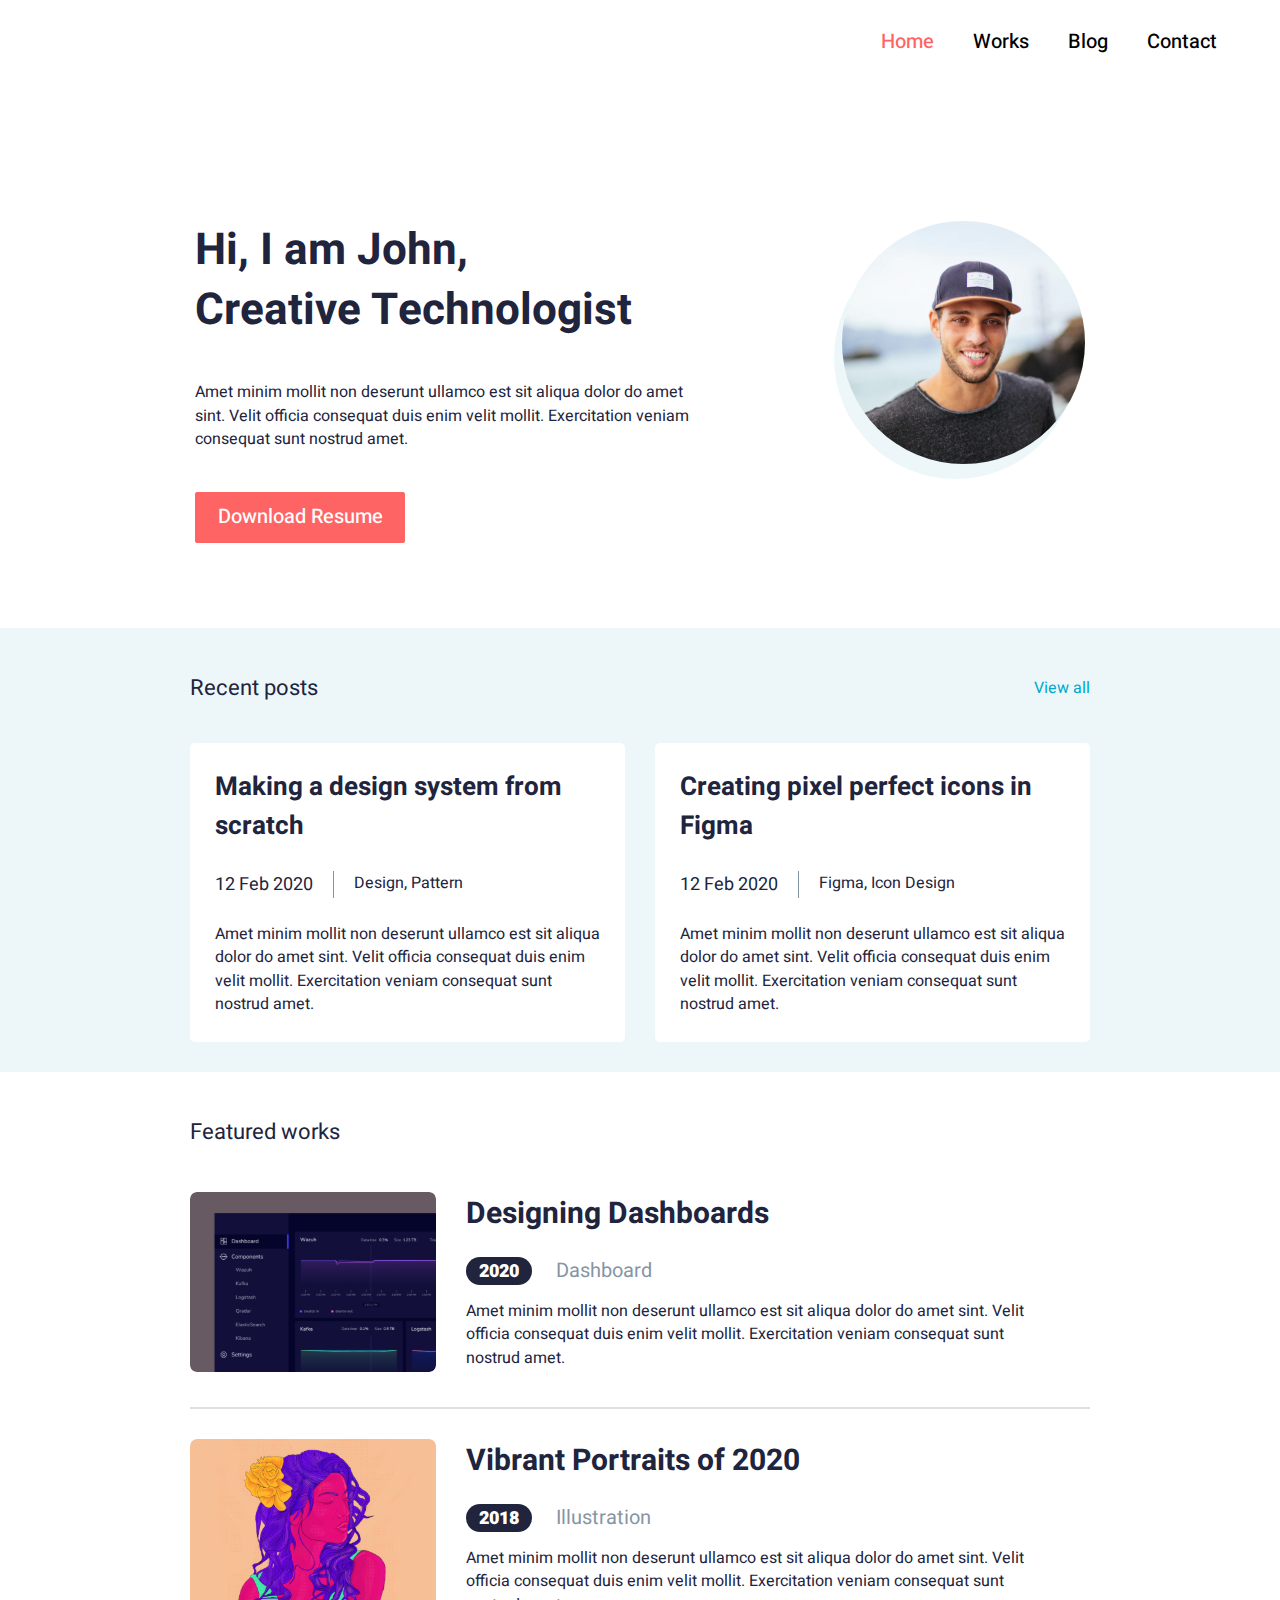
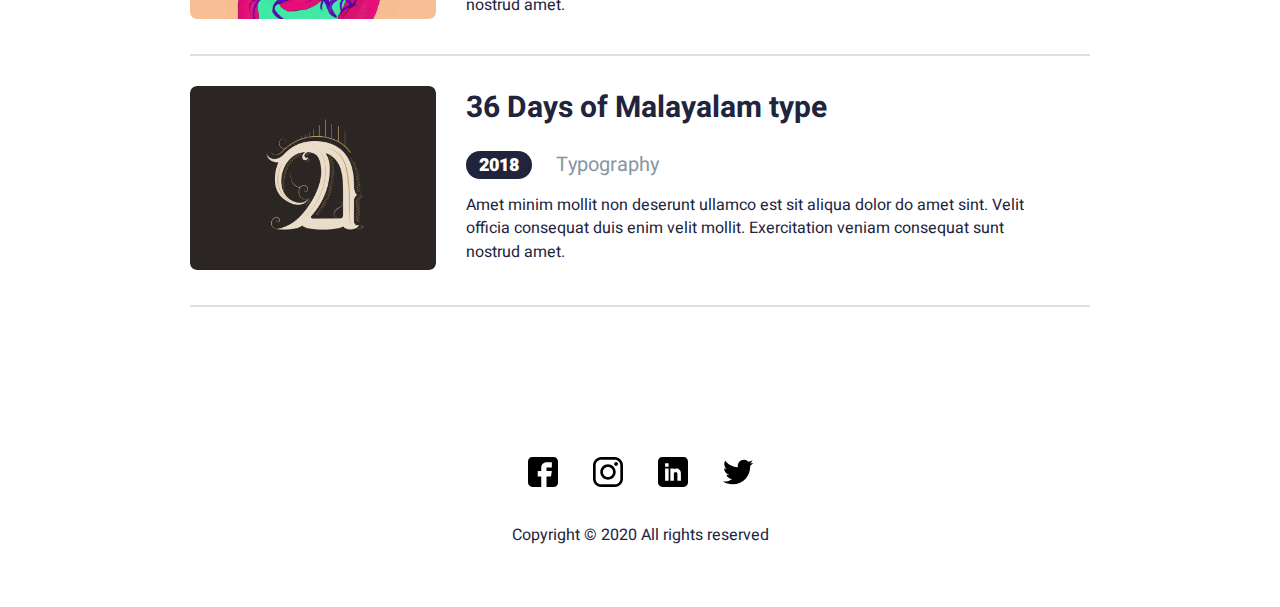
<file: index.html>
<!DOCTYPE html>
<html lang="en">
<head>
    <meta charset="UTF-8">
    <meta http-equiv="X-UA-Compatible" content="IE=edge">
    <meta name="viewport" content="width=device-width, initial-scale=1.0">
    <title>John</title>
    <link href="https://fonts.googleapis.com/css2?family=Heebo:wght@400;500;700&display=swap" rel="stylesheet"> 
    <link rel="stylesheet" href="sass/main.css">
</head>
<body>

    <header class="header">
        <nav class="header__navigation">
            <ul class="header__list">
                <li><a href="./index.html" style="color: #FF6464;">Home</a></li>
                <li><a href="./works.html">Works</a></li>
                <li><a href="./blog.html">Blog</a></li>
                <li><a href="#">Contact</a></li>
            </ul>
        </nav>
    </header>

    <main>
    <!-- Hero block -->

    <section class="hero container">
       
        <div class="hero__wrapper">
            <h1 class="hero__title">Hi, I am John,<br>Creative Technologist</h1>
            <p class="hero__text">Amet minim mollit non deserunt ullamco est sit aliqua dolor do amet sint. Velit officia consequat duis enim velit mollit. Exercitation veniam consequat sunt nostrud amet.</p>
            <botton class="hero__link" data-open-resume>Download Resume</botton>
            
        </div>
        <img src="./img/Ellipse1.svg" alt="John" title="John" width="243" class="hero__img">
          
   
    </section>

    <div class="resume-backgraund is-hidden" data-backgraund>
        <div class="resume">
        <h3 class="resume__title">Download resume?</h3>
        <botton data-closet-resume>Closet</botton>
    </div>
    </div>

     <!-- Recent posts -->

    <section class="post">
        <div class="container">
            <div class="post__wrapper">
                <h2 class="post__title">Recent posts</h2>
                <a href="./blog.html" class="post__link">View all</a>
            </div>

    <div class="post__cards">

        <div class="card">
            <h3 class="card__title">Making a design system from scratch</h3>
            <div class="card__flex">
            <time datetime="2020-02-12" class="card__data">12 Feb 2020</time>
            <span>Design, Pattern</span>
            </div>
            <p class="card__text">Amet minim mollit non deserunt ullamco est sit aliqua dolor do amet sint. Velit officia consequat duis enim velit mollit. Exercitation veniam consequat sunt nostrud amet.</p>
        </div>

        <div class="card">
            <h3 class="card__title">Creating pixel perfect icons in Figma</h3>
            <div class="card__flex">
            <time datetime="2020-02-12" class="card__data">12 Feb 2020</time>
            <span>Figma, Icon Design</span>
            </div>
            <p class="card__text">Amet minim mollit non deserunt ullamco est sit aliqua dolor do amet sint. Velit officia consequat duis enim velit mollit. Exercitation veniam consequat sunt nostrud amet.</p>
        </div>

    </div>
    </div>
    
    </section>

    <!-- Featured works -->

    <section class="works container">
        <h2 class="works__title">Featured works</h2>

        <ul class="works__list">
            <li class="li">
                <div class="works__element">
                <div class="scale"><img src="./img/Rectangle30.svg" alt="Designing Dashboards" title="Designing Dashboards" width="246" class="icon"></div>
                <div class="works__element-container">
                <h3 class="works__element-title">Designing Dashboards</h3>
                <div class="element__wrapper">
                <time datetime="2020" class="works__element-data">2020</time>
                <span class="works__element-name">Dashboard</span>
                </div>
                <p class="works__element-text">Amet minim mollit non deserunt ullamco est sit aliqua dolor do amet sint. Velit officia consequat duis enim velit mollit. Exercitation veniam consequat sunt nostrud amet.</p>
                </div>
                </div>
                <hr class="hr">
            </li>
           
            <li class="">
                <div class="works__element">
                    <div class="scale"><img src="./img/Rectangle32.svg" alt="Vibrant Portraits" title="Vibrant Portraits of 2020" width="246" class="icon"></div>
                    <div class="works__element-container">
                        <h3 class="works__element-title">Vibrant Portraits of 2020</h3>
                            <div class="element__wrapper">
                        <time datetime="2018" class="works__element-data">2018</time>
                        <span class="works__element-name">Illustration</span>
                            </div>
                        <p class="works__element-text">Amet minim mollit non deserunt ullamco est sit aliqua dolor do amet sint. Velit officia consequat duis enim velit mollit. Exercitation veniam consequat sunt nostrud amet.</p>
                    </div>
                </div>
                <hr class="hr">
            </li>
           
            <li class="">
                <div class="works__element">
                <div class="scale"><img src="./img/Rectangle34.svg" alt="36 Days of Malayalam type" title="36 Days of Malayalam type" width="246" class="icon"></div>
                <div class="works__element-container">
                <h3 class="works__element-title">36 Days of Malayalam type</h3>
                <div class="element__wrapper">
                <time datetime="2018" class="works__element-data">2018</time>
                <span class="works__element-name">Typography</span>
                </div>
                <p class="works__element-text">Amet minim mollit non deserunt ullamco est sit aliqua dolor do amet sint. Velit officia consequat duis enim velit mollit. Exercitation veniam consequat sunt nostrud amet.</p>
                </div>
            </div>
                <hr class="hr">
            </li>
           
        </ul>


    </section>

    </main>

    <footer class="footer">
        <nav class="footer__navigation">
            <ul class="footer__navigation-list">

                <li>
                    <a href="" aria-label="F link" class="icon">
                        <svg class="test">
                            <use href="./svg/sprite.svg#icon-Fecebook"></use>
                        </svg>
                    </a>
                </li>
                <li>
                    <a href="" class="icon">
                        <svg class="test">
                            <use href="./svg/sprite.svg#icon-instagram"></use>
                        </svg>
                    </a>
                </li>
                <li>
                    <a href="" class="icon">
                        <svg class="test">
                            <use href="./svg/sprite.svg#icon-Linkedin"></use>
                        </svg>    
                    </a>
                </li>
                <li>
                    <a href="" class="icon">
                        <svg class="test">
                            <use href="./svg/sprite.svg#icon-Twitter"></use>
                        </svg>
                   </a>
                </li>
            </ul>
        </nav>
        <p class="footer__text">Copyright &#169 2020 All rights reserved</p>


    </footer>

    <script src="./js/resume.js"></script>
</body>
</html>
</file>
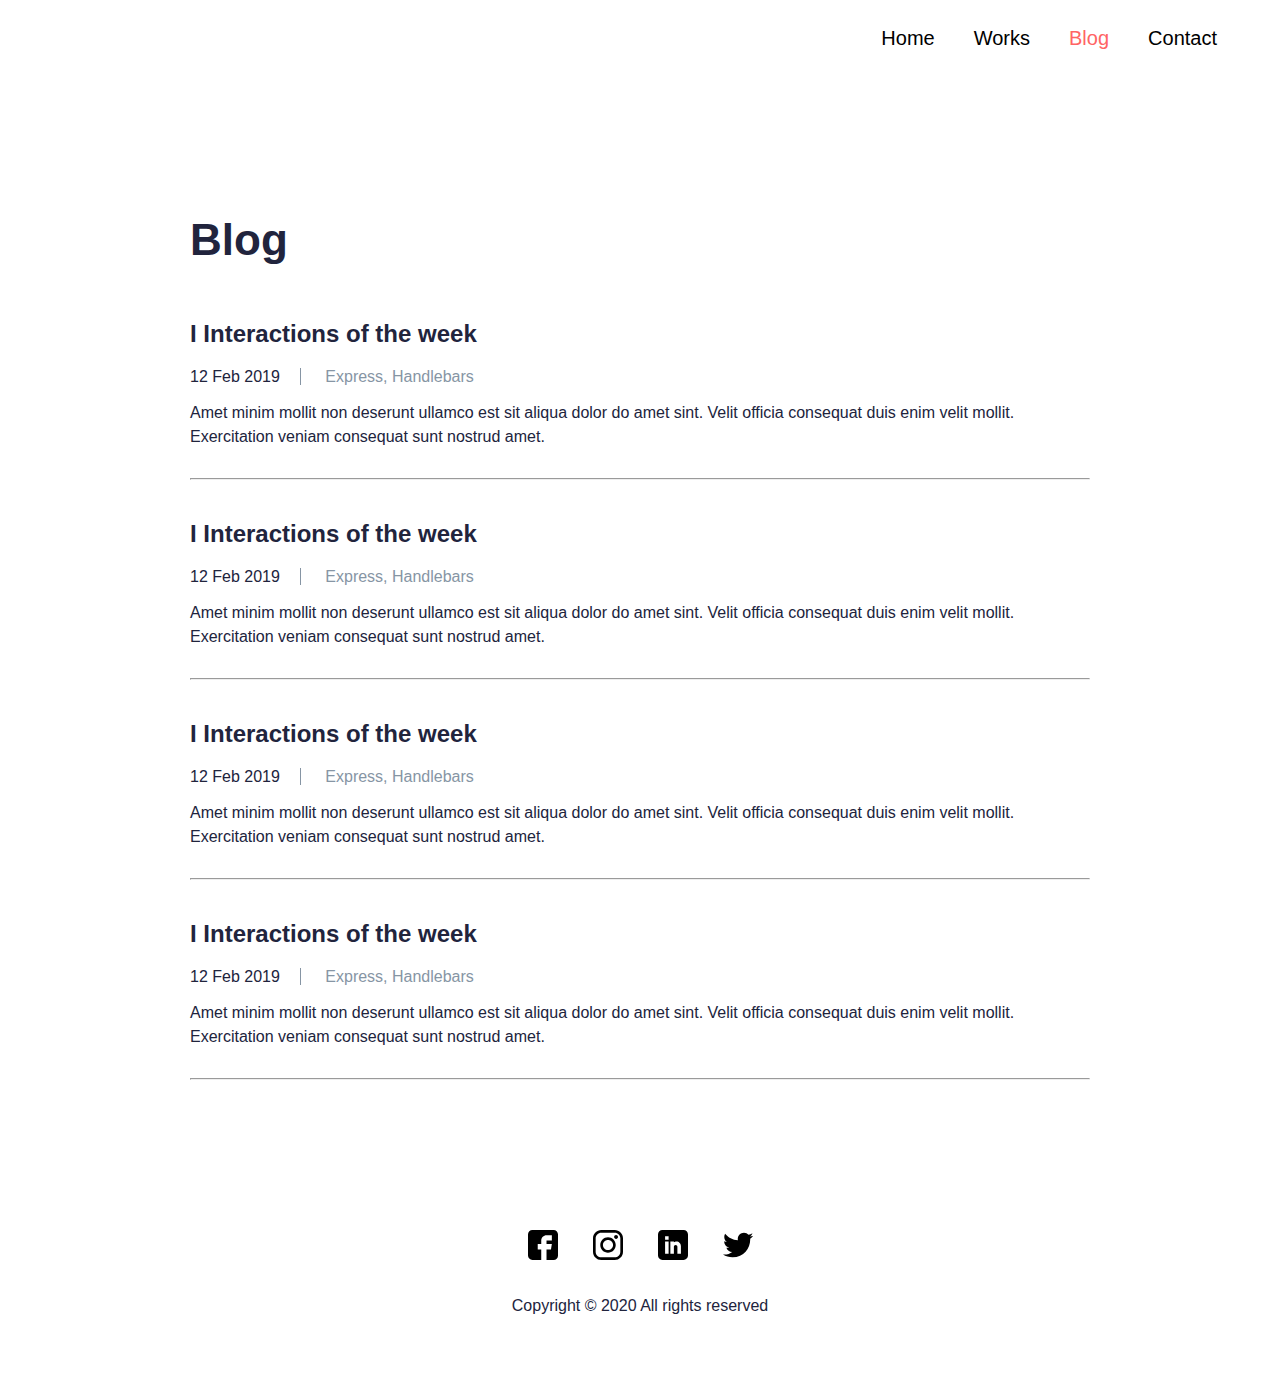
<file: blog.html>
<!DOCTYPE html>
<html lang="en">
<head>
    <meta charset="UTF-8">
    <meta http-equiv="X-UA-Compatible" content="IE=edge">
    <meta name="viewport" content="width=device-width, initial-scale=1.0">
    <title>blog</title>
    <link rel="stylesheet" href="sass/main.css">
</head>
<body>
    <header class="header">
        <nav class="header__navigation">
            <ul class="header__list">
                <li><a href="./index.html">Home</a></li>
                <li><a href="./works.html">Works</a></li>
                <li><a href="" style="color: #FF6464">Blog</a></li>
                <li><a href="">Contact</a></li>
            </ul>
        </nav>
    </header>

<main>
    <section class="blog container">
        <h1 class="blog__title">Blog</h1>

        <ul class="">
            <li class="blog__post">
                <div class="blog__post-container">
                <h2 class="blog__post-title">I Interactions of the week</h2>
                <div class="blog__post-wrapper">
                    <time class="blog__post-time">12 Feb 2019</time>
                    <span class="blog__post-name">Express, Handlebars</span>
                </div>
                <p class="blog__post-text">Amet minim mollit non deserunt ullamco est sit aliqua dolor do amet sint. Velit officia consequat duis enim velit mollit. Exercitation veniam consequat sunt nostrud amet.</p>
                </div>
                <hr>
            </li>
            <li class="blog__post">
                <div class="blog__post-container">
                <h2 class="blog__post-title">I Interactions of the week</h2>
                <div class="blog__post-wrapper">
                    <time class="blog__post-time">12 Feb 2019</time>
                    <span class="blog__post-name">Express, Handlebars</span>
                </div>
                <p class="blog__post-text">Amet minim mollit non deserunt ullamco est sit aliqua dolor do amet sint. Velit officia consequat duis enim velit mollit. Exercitation veniam consequat sunt nostrud amet.</p>
                </div>
                <hr>
            </li>
            <li class="blog__post">
                <div class="blog__post-container">
                <h2 class="blog__post-title">I Interactions of the week</h2>
                <div class="blog__post-wrapper">
                    <time class="blog__post-time">12 Feb 2019</time>
                    <span class="blog__post-name">Express, Handlebars</span>
                </div>
                <p class="blog__post-text">Amet minim mollit non deserunt ullamco est sit aliqua dolor do amet sint. Velit officia consequat duis enim velit mollit. Exercitation veniam consequat sunt nostrud amet.</p>
                </div>
                <hr>
            </li>
            <li class="blog__post">
                <div class="blog__post-container">
                <h2 class="blog__post-title">I Interactions of the week</h2>
                <div class="blog__post-wrapper">
                    <time class="blog__post-time">12 Feb 2019</time>
                    <span class="blog__post-name">Express, Handlebars</span>
                </div>
                <p class="blog__post-text">Amet minim mollit non deserunt ullamco est sit aliqua dolor do amet sint. Velit officia consequat duis enim velit mollit. Exercitation veniam consequat sunt nostrud amet.</p>
                </div>
                <hr>
            </li>
         
               
           
                
        </ul>
    </section>

</main>

    <footer class="footer">
        <nav class="footer__navigation">
            <ul class="footer__navigation-list">
                <li>
                    <a href="" aria-label="F link" class="icon">
                        <svg class="test">
                            <use href="./svg/sprite.svg#icon-Fecebook"></use>
                        </svg>
                    </a>
                </li>
                <li>
                    <a href="" class="icon">
                        <svg class="test">
                            <use href="./svg/sprite.svg#icon-instagram"></use>
                        </svg>
                    </a>
                </li>
                <li>
                    <a href="" class="icon">
                        <svg class="test">
                            <use href="./svg/sprite.svg#icon-Linkedin"></use>
                        </svg>    
                    </a>
                </li>
                <li>
                    <a href="" class="icon">
                        <svg class="test">
                            <use href="./svg/sprite.svg#icon-Twitter"></use>
                        </svg>
                   </a>
                </li>
            </ul>
        </nav>
        <p class="footer__text">Copyright &#169 2020 All rights reserved</p>

    </footer>
    
</body>
</html>
</file>
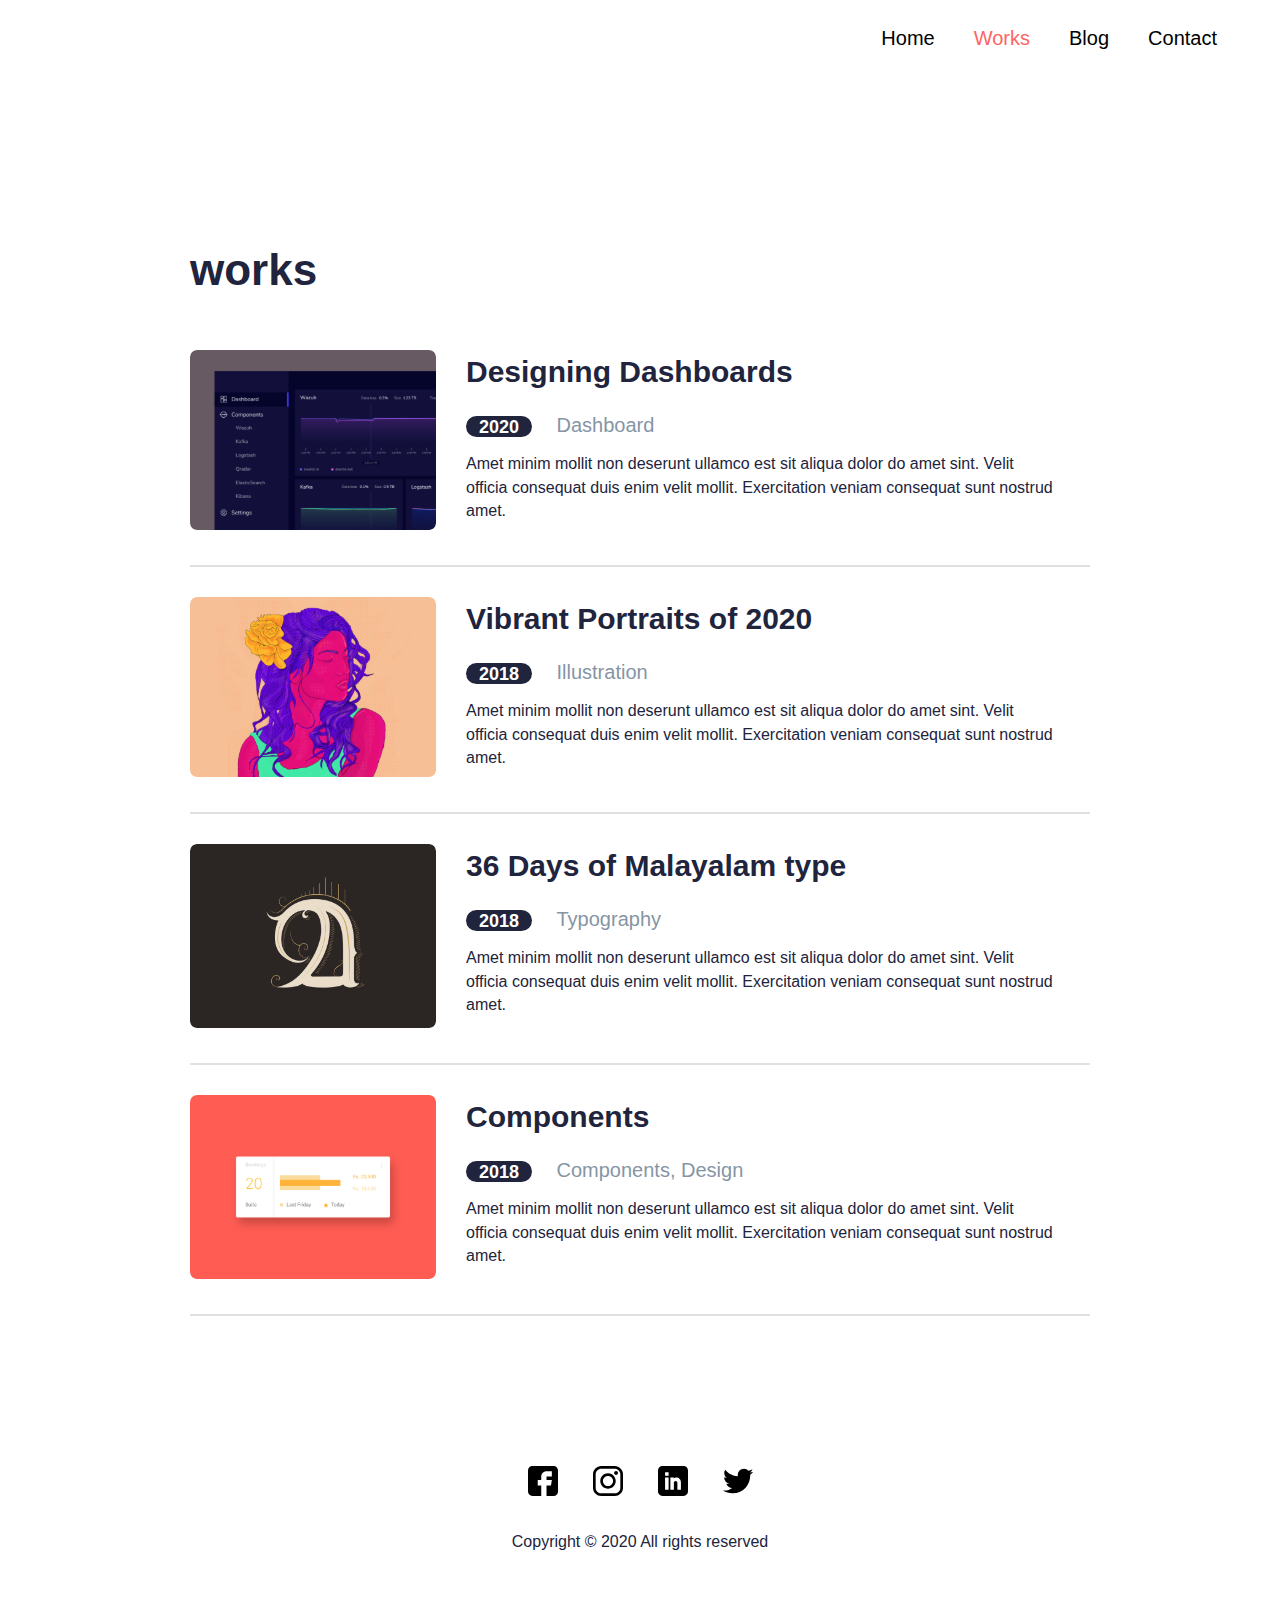
<file: works.html>
<!DOCTYPE html>
<html lang="en">
<head>
    <meta charset="UTF-8">
    <meta http-equiv="X-UA-Compatible" content="IE=edge">
    <meta name="viewport" content="width=device-width, initial-scale=1.0">
    <title>Works</title>
    <link rel="stylesheet" href="sass/main.css">
</head>
<body>
    <header class="header">
        <nav class="header__navigation">
            <ul class="header__list">
                <li><a href="./index.html">Home</a></li>
                <li><a href="#" style="color: #FF6464;">Works</a></li>
                <li><a href="./blog.html">Blog</a></li>
                <li><a href="#">Contact</a></li>
            </ul>
        </nav>
    </header>
    <main>
        <section class="works container">
            <h2 class="works__title utils">works</h2>

        <ul class="works__list">
            <li class="">
                <div class="works__element">
                <div class="scale"><img src="./img/Rectangle30.svg" alt="Designing Dashboards" title="Designing Dashboards" width="246" class="icon"></div>
                <div class="works__element-container">
                <h3 class="works__element-title">Designing Dashboards</h3>
                <div class="element__wrapper">
                <time datetime="2020" class="works__element-data">2020</time>
                <span class="works__element-name">Dashboard</span>
                </div>
                <p class="works__element-text">Amet minim mollit non deserunt ullamco est sit aliqua dolor do amet sint. Velit officia consequat duis enim velit mollit. Exercitation veniam consequat sunt nostrud amet.</p>
                </div>
                </div>
                <hr class="hr">
            </li>
           
            <li class="">
                <div class="works__element">
                    <div class="scale"><img src="./img/Rectangle32.svg" alt="Vibrant Portraits" title="Vibrant Portraits of 2020" width="246" class="icon"></div>
                    <div class="works__element-container">
                        <h3 class="works__element-title">Vibrant Portraits of 2020</h3>
                            <div class="element__wrapper">
                        <time datetime="2018" class="works__element-data">2018</time>
                        <span class="works__element-name">Illustration</span>
                            </div>
                        <p class="works__element-text">Amet minim mollit non deserunt ullamco est sit aliqua dolor do amet sint. Velit officia consequat duis enim velit mollit. Exercitation veniam consequat sunt nostrud amet.</p>
                    </div>
                </div>
                <hr class="hr">
            </li>
           
            <li class="">
                <div class="works__element">
                <div class="scale"><img src="./img/Rectangle34.svg" alt="36 Days of Malayalam type" title="36 Days of Malayalam type" width="246" class="icon"></div>
                <div class="works__element-container">
                <h3 class="works__element-title">36 Days of Malayalam type</h3>
                <div class="element__wrapper">
                <time datetime="2018" class="works__element-data">2018</time>
                <span class="works__element-name">Typography</span>
                </div>
                <p class="works__element-text">Amet minim mollit non deserunt ullamco est sit aliqua dolor do amet sint. Velit officia consequat duis enim velit mollit. Exercitation veniam consequat sunt nostrud amet.</p>
                </div>
            </div>
                <hr class="hr">
            </li>
            <li class="">
                <div class="works__element">
                <div class="scale"><img src="./img/Rectangle40.svg" alt="Designing Dashboards" title="Designing Dashboards" width="246" class="icon"></div>
                <div class="works__element-container">
                <h3 class="works__element-title">Components</h3>
                <div class="element__wrapper">
                <time datetime="2018" class="works__element-data">2018</time>
                <span class="works__element-name">Components, Design</span>
                </div>
                <p class="works__element-text">Amet minim mollit non deserunt ullamco est sit aliqua dolor do amet sint. Velit officia consequat duis enim velit mollit. Exercitation veniam consequat sunt nostrud amet.</p>
                </div>
                </div>
                <hr class="hr">
            </li>
            
        </ul>
        </section>

    </main>
    <footer class="footer">
        <nav class="footer__navigation">
            <ul class="footer__navigation-list">

                <li>
                    <a href="" aria-label="F link" class="icon">
                        <svg class="test">
                            <use href="./svg/sprite.svg#icon-Fecebook"></use>
                        </svg>
                    </a>
                </li>
                <li>
                    <a href="" class="icon">
                        <svg class="test">
                            <use href="./svg/sprite.svg#icon-instagram"></use>
                        </svg>
                    </a>
                </li>
                <li>
                    <a href="" class="icon">
                        <svg class="test">
                            <use href="./svg/sprite.svg#icon-Linkedin"></use>
                        </svg>    
                    </a>
                </li>
                <li>
                    <a href="" class="icon">
                        <svg class="test">
                            <use href="./svg/sprite.svg#icon-Twitter"></use>
                        </svg>
                   </a>
                </li>
            </ul>
        </nav>
        <p class="footer__text">Copyright &#169 2020 All rights reserved</p>

    </footer>
</body>
</html>
</file>
<file: sass/main.css>
.container {
  width: 900px;
  margin: 0 auto;
}
@media screen and (max-width: 450px) {
  .container {
    width: 350px;
  }
}

html {
  box-sizing: border-box;
}

*,
*::before,
*::after {
  margin: 0;
  padding: 0;
  box-sizing: inherit;
}

body {
  background-color: #FFFFFF;
  font-family: "Heebo", sans-serif;
  color: #21243D;
}

a {
  text-decoration: none;
}

h1 {
  font-size: 44px;
  font-weight: 700;
  line-height: 60px;
}

p {
  font-size: 16px;
  font-weight: 400;
  line-height: 23.5px;
}

li {
  list-style-type: none;
}

.header {
  padding: 27px 60px 0px 0px;
  margin-bottom: 160px;
}
.header .header__list {
  right: 20px;
  display: flex;
  justify-content: end;
  gap: 33px;
}
.header .header__list a {
  color: black;
  padding: 3px;
  font-weight: 500;
  font-size: 20px;
}
.header .header__list a:hover {
  color: #FF6464;
}

.hero {
  display: flex;
  justify-content: space-between;
  align-items: flex-start;
  padding: 5px;
  margin-bottom: 80px;
  background-image: url("../img/Ellipse2.svg");
  background-repeat: no-repeat;
  background-position: top 20px right 13px;
}
@media screen and (max-width: 450px) {
  .hero {
    display: flex;
    flex-direction: column-reverse;
    align-items: center;
    background-position: top 20px right 63px;
  }
}
.hero__wrapper {
  display: flex;
  flex-direction: column;
}
@media screen and (max-width: 450px) {
  .hero__wrapper {
    align-items: center;
  }
}
.hero__title {
  margin-bottom: 40px;
}
@media screen and (max-width: 450px) {
  .hero__title {
    width: 300px;
    text-align: center;
  }
}
.hero__text {
  width: 500px;
  margin-bottom: 40px;
}
@media screen and (max-width: 450px) {
  .hero__text {
    width: 300px;
    margin-bottom: 40px;
    text-align: center;
  }
}
.hero__link {
  display: inline-block;
  width: 210px;
  padding: 9px 20px 11px 20px;
  text-align: center;
  font-family: "Heebo", sans-serif;
  font-size: 20px;
  font-weight: 500;
  color: white;
  background-color: #FF6464;
  border: 1px solid #FF6464;
  border-radius: 2px;
  cursor: pointer;
}
.hero__link:hover {
  background-color: transparent;
  border: 1px solid #FF6464;
  color: #FF6464;
}
@media screen and (max-width: 450px) {
  .hero__img {
    margin-bottom: 35px;
  }
}

.post {
  background-color: #EDF7FA;
  padding: 30px 0px 30px 0px;
}
.post__wrapper {
  display: flex;
  justify-content: space-between;
  align-items: center;
  margin-bottom: 25px;
}
@media screen and (max-width: 450px) {
  .post__wrapper {
    justify-content: center;
  }
}
.post__title {
  font-weight: 400;
  font-size: 22px;
  line-height: 60px;
}
.post__link {
  color: #00A8CC;
}
.post__link:hover {
  color: #FF6464;
}
@media screen and (max-width: 450px) {
  .post__link {
    display: none;
  }
}
.post .post__cards {
  display: flex;
  gap: 30px;
}
@media screen and (max-width: 450px) {
  .post .post__cards {
    flex-wrap: wrap;
  }
}
.post .card {
  background-color: white;
  border-radius: 5px;
  padding: 25px;
}
.post .card__title {
  font-size: 26px;
  font-weight: 700;
  line-height: 39px;
  margin-bottom: 25px;
}
.post .card__data {
  font-size: 18px;
  display: block;
  margin-bottom: 25px;
  border-right: 1px solid #8695A4;
  padding-right: 20px;
  margin-right: 20px;
}
.post .card__text {
  font-size: 16px;
}
.post .card__flex {
  display: flex;
}

.works {
  padding-top: 30px;
}
.works__title {
  font-weight: 400;
  font-size: 22px;
  line-height: 60px;
}
@media screen and (max-width: 450px) {
  .works__title {
    text-align: center;
  }
}
.works .scale {
  display: inline-block;
  overflow: hidden;
  border-radius: 7px;
}
@media screen and (max-width: 450px) {
  .works .scale {
    margin-bottom: 20px;
    display: flex;
    justify-content: center;
  }
}
.works .li {
  align-items: center;
}
.works .icon {
  display: block;
}
@media screen and (max-width: 450px) {
  .works .icon {
    width: 350px;
  }
}
.works__element {
  display: flex;
  margin: 30px 0px 15px 0px;
}
.works__element:hover {
  background-color: rgba(237, 247, 250, 0.6);
  border-radius: 7px;
  cursor: pointer;
}
.works__element:hover .icon {
  transform: scale(1.1);
}
@media screen and (max-width: 450px) {
  .works__element {
    flex-direction: column;
  }
}
.works__element-container {
  display: flex;
  flex-direction: column;
  margin-left: 30px;
}
@media screen and (max-width: 450px) {
  .works__element-container {
    margin-left: 0px;
  }
}
.works__element-title {
  font-size: 30px;
  font-weight: 700;
  line-height: 44px;
  margin-bottom: 20px;
}
.works__element-data {
  font-size: 18px;
  font-weight: 900;
  color: white;
  background-color: #21243D;
  border-radius: 16px;
  padding: 0.5px 13px;
  margin-right: 20px;
}
.works__element-name {
  font-weight: 400px;
  font-size: 20px;
  color: #8695A4;
}
.works__element-text {
  width: 590px;
}
@media screen and (max-width: 450px) {
  .works__element-text {
    width: 300px;
  }
}
.works .element__wrapper {
  margin-bottom: 15px;
}
.works .hr {
  border: 1px solid #E0E0E0;
  margin-top: 35px;
}
.works .utils {
  font-weight: 700;
  font-size: 44px;
  margin-bottom: 50px;
}

.footer {
  padding: 10px;
  margin: 140px 0px 50px 0px;
}
.footer__navigation {
  display: flex;
  justify-content: center;
  margin-bottom: 30px;
}
.footer__navigation .footer__navigation-list {
  display: flex;
  gap: 35px;
}
.footer .footer__text {
  text-align: center;
}
.footer .icon {
  display: inline-block;
}
.footer .test {
  width: 30px;
  height: 30px;
}
.footer .test:hover {
  fill: #00A8CC;
}

.blog__title {
  font-size: 44px;
  font-weight: 700;
  margin-bottom: 50px;
}
.blog__post {
  margin-top: 40px;
}
.blog__post-container {
  display: flex;
  flex-direction: column;
}
.blog__post-title {
  margin-bottom: 20px;
}
.blog__post-wrapper {
  margin-bottom: 15px;
}
.blog__post-text {
  margin-bottom: 30px;
}
.blog__post-name {
  color: #8695A4;
}
.blog__post-time {
  padding-right: 20px;
  border-right: 1px solid #8695A4;
  margin-right: 20px;
}

.resume-backgraund {
  position: fixed;
  top: 0;
  left: 0;
  width: 100%;
  height: 100%;
}

.resume {
  width: 600px;
  height: 200px;
  background-color: rgba(243, 250, 252, 0.98);
  border: 2px solid #8695A4;
  border-radius: 5px;
  position: absolute;
  top: 50%;
  left: 50%;
  transform: translate(-50%, -50%);
  padding: 20px;
}
@media screen and (max-width: 450px) {
  .resume {
    width: 300px;
    height: 150px;
  }
}
.resume__title {
  text-align: center;
  font-size: 44px;
  color: #FF6464;
}
@media screen and (max-width: 450px) {
  .resume__title {
    font-size: 25px;
  }
}

.is-hidden {
  opacity: 0;
  pointer-events: none;
}/*# sourceMappingURL=main.css.map */
</file>
